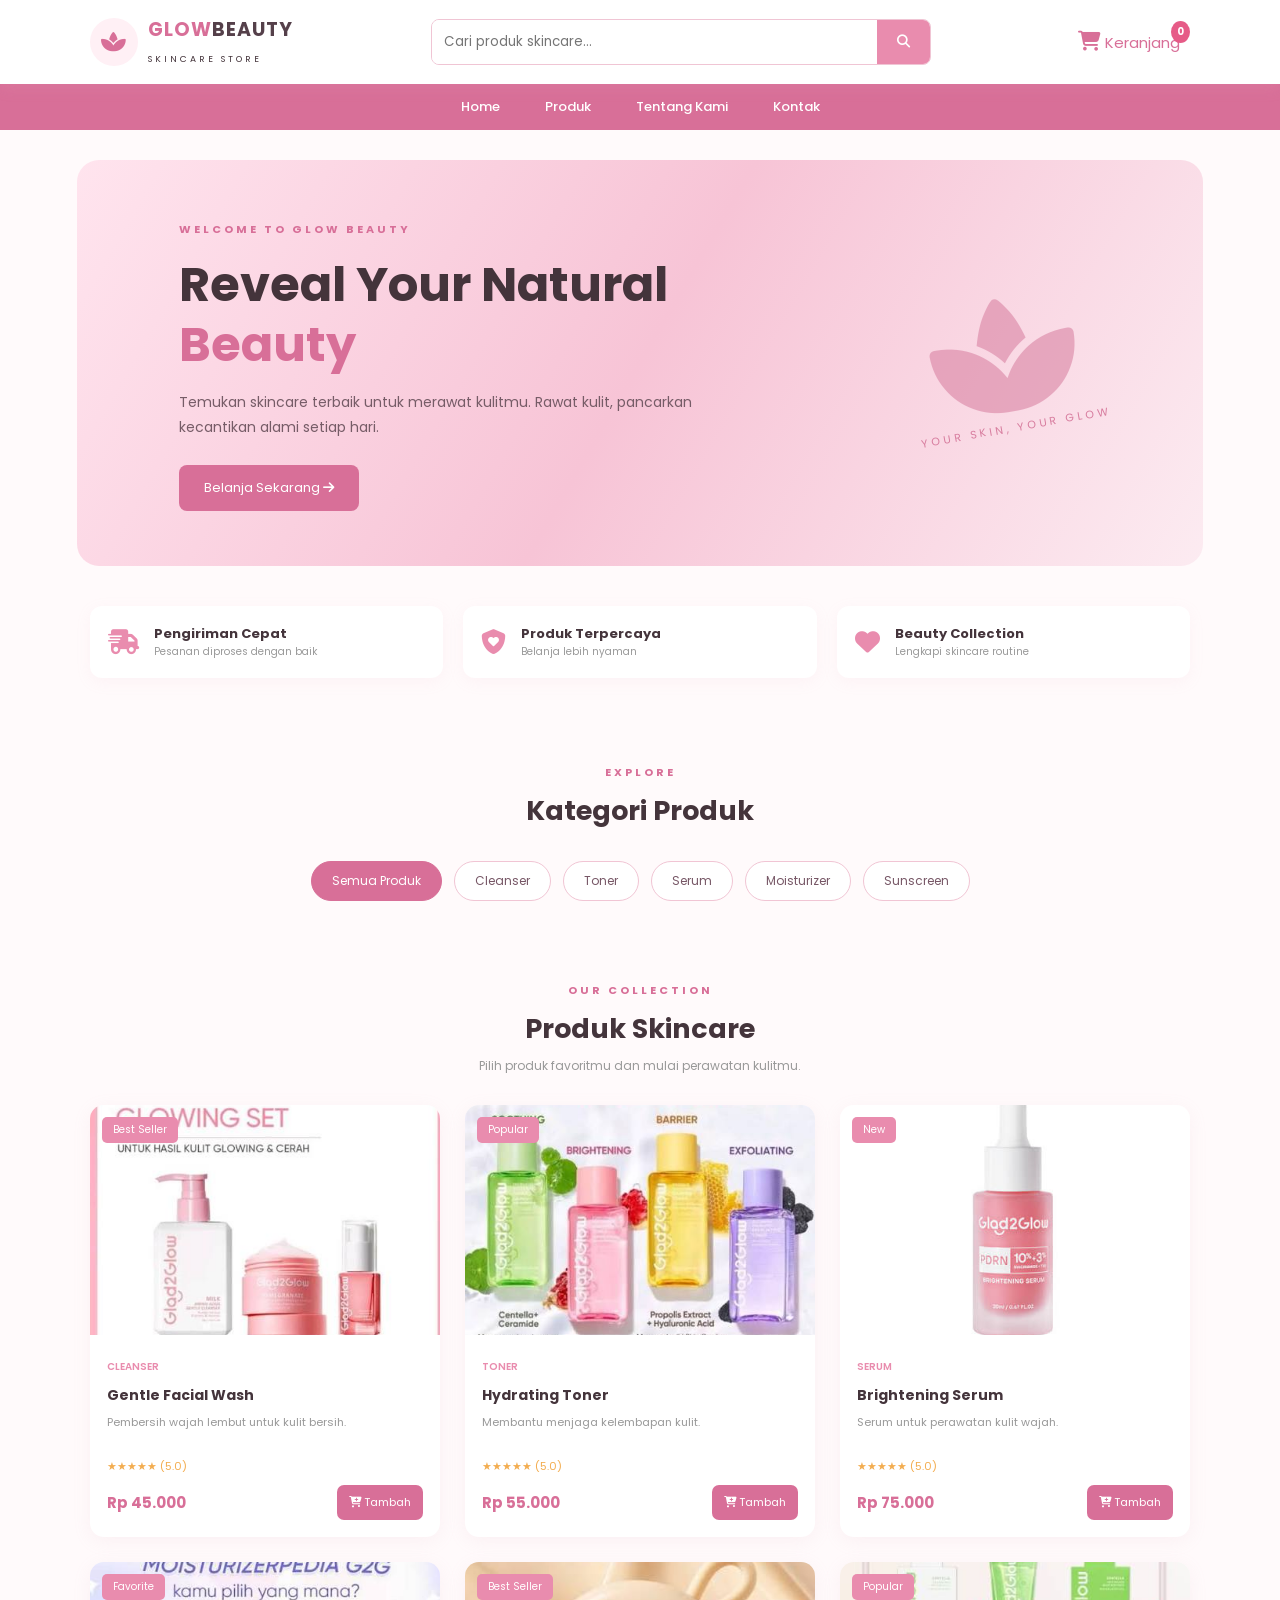
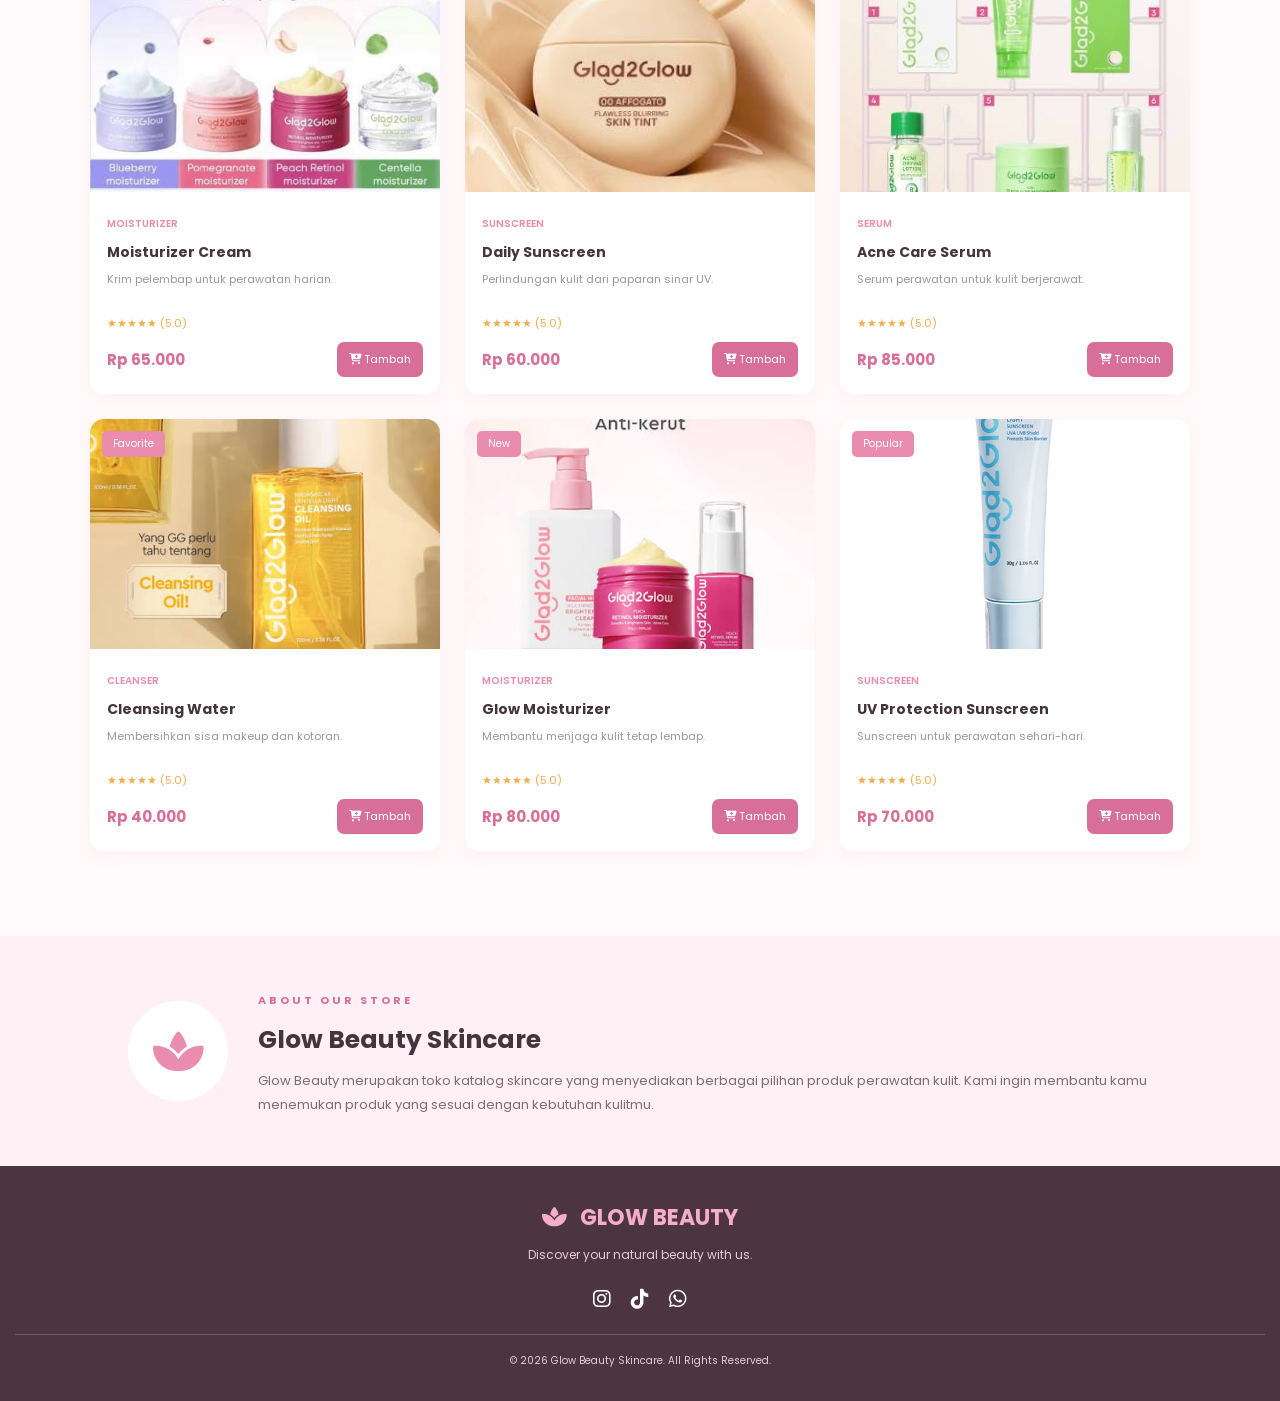
<file: index.html>
<!DOCTYPE html>
<html lang="id">
<head>
    <meta charset="UTF-8">
    <meta name="viewport" content="width=device-width, initial-scale=1.0">

    <title>Glow Beauty | Skincare Store</title>

    <link rel="stylesheet" href="styl.css">

    <link rel="preconnect" href="https://fonts.googleapis.com">
    <link href="https://fonts.googleapis.com/css2?family=Poppins:wght@300;400;500;600;700;800&display=swap" rel="stylesheet">

    <link rel="stylesheet" href="https://cdnjs.cloudflare.com/ajax/libs/font-awesome/6.5.0/css/all.min.css">
</head>
<body>

    <!-- HEADER -->
    <header class="header">
        <div class="logo">
            <div class="logo-icon">
                <i class="fa-solid fa-spa"></i>
            </div>
            <div>
                <h2>GLOW<span>BEAUTY</span></h2>
                <small>SKINCARE STORE</small>
            </div>
        </div>

        <div class="search-box">
            <input type="text" id="searchInput"
                placeholder="Cari produk skincare...">
            <button onclick="searchProducts()">
                <i class="fa-solid fa-magnifying-glass"></i>
            </button>
        </div>

        <div class="header-actions">
            <button class="cart-button" onclick="openCart()">
                <i class="fa-solid fa-cart-shopping"></i>
                <span>Keranjang</span>
                <b id="cartCount">0</b>
            </button>
        </div>
    </header>

    <!-- NAVBAR -->
    <nav class="navbar">
        <a href="#home">Home</a>
        <a href="#products">Produk</a>
        <a href="#about">Tentang Kami</a>
        <a href="#contact">Kontak</a>
    </nav>

    <!-- HERO -->
    <section class="hero" id="home">
        <div class="hero-content">
            <span class="hero-label">WELCOME TO GLOW BEAUTY</span>

            <h1>Reveal Your Natural <span>Beauty</span></h1>

            <p>
                Temukan skincare terbaik untuk merawat kulitmu.
                Rawat kulit, pancarkan kecantikan alami setiap hari.
            </p>

            <a href="#products" class="hero-btn">
                Belanja Sekarang
                <i class="fa-solid fa-arrow-right"></i>
            </a>
        </div>

        <div class="hero-decoration">
            <i class="fa-solid fa-spa"></i>
            <span>YOUR SKIN, YOUR GLOW</span>
        </div>
    </section>

    <!-- KEUNGGULAN -->
    <section class="features">
        <div class="feature">
            <i class="fa-solid fa-truck-fast"></i>
            <div>
                <h4>Pengiriman Cepat</h4>
                <p>Pesanan diproses dengan baik</p>
            </div>
        </div>

        <div class="feature">
            <i class="fa-solid fa-shield-heart"></i>
            <div>
                <h4>Produk Terpercaya</h4>
                <p>Belanja lebih nyaman</p>
            </div>
        </div>

        <div class="feature">
            <i class="fa-solid fa-heart"></i>
            <div>
                <h4>Beauty Collection</h4>
                <p>Lengkapi skincare routine</p>
            </div>
        </div>
    </section>

    <!-- KATEGORI -->
    <section class="category-section">
        <div class="section-heading">
            <span>EXPLORE</span>
            <h2>Kategori Produk</h2>
        </div>

        <div class="categories">
            <button class="category-btn active" onclick="filterCategory('Semua', this)">
                Semua Produk
            </button>

            <button class="category-btn" onclick="filterCategory('Cleanser', this)">
                Cleanser
            </button>

            <button class="category-btn" onclick="filterCategory('Toner', this)">
                Toner
            </button>

            <button class="category-btn" onclick="filterCategory('Serum', this)">
                Serum
            </button>

            <button class="category-btn" onclick="filterCategory('Moisturizer', this)">
                Moisturizer
            </button>

            <button class="category-btn" onclick="filterCategory('Sunscreen', this)">
                Sunscreen
            </button>
        </div>
    </section>

    <!-- PRODUK -->
    <main class="products-section" id="products">

        <div class="section-heading">
            <span>OUR COLLECTION</span>
            <h2>Produk Skincare</h2>
            <p>Pilih produk favoritmu dan mulai perawatan kulitmu.</p>
        </div>

        <div class="product-grid" id="productGrid">
            <!-- Produk dibuat otomatis melalui JavaScript -->
        </div>

        <p id="emptyMessage" class="empty-message" hidden>
            Produk tidak ditemukan.
        </p>
    </main>

    <!-- ABOUT -->
    <section class="about" id="about">
        <div class="about-icon">
            <i class="fa-solid fa-spa"></i>
        </div>

        <div>
            <span>ABOUT OUR STORE</span>
            <h2>Glow Beauty Skincare</h2>
            <p>
                Glow Beauty merupakan toko katalog skincare yang menyediakan
                berbagai pilihan produk perawatan kulit. Kami ingin membantu
                kamu menemukan produk yang sesuai dengan kebutuhan kulitmu.
            </p>
        </div>
    </section>

    <!-- CONTACT -->
    <footer id="contact">
        <div class="footer-logo">
            <i class="fa-solid fa-spa"></i>
            GLOW BEAUTY
        </div>

        <p>Discover your natural beauty with us.</p>

        <div class="social-links">
            <a href="#" aria-label="Instagram">
                <i class="fa-brands fa-instagram"></i>
            </a>
            <a href="#" aria-label="TikTok">
                <i class="fa-brands fa-tiktok"></i>
            </a>
            <a href="#" aria-label="WhatsApp">
                <i class="fa-brands fa-whatsapp"></i>
            </a>
        </div>

        <p class="copyright">
            © 2026 Glow Beauty Skincare. All Rights Reserved.
        </p>
    </footer>

    <!-- CART SIDEBAR -->
    <div class="overlay" id="overlay" onclick="closeCart()"></div>

    <aside class="cart-sidebar" id="cartSidebar">
        <div class="cart-header">
            <h2><i class="fa-solid fa-cart-shopping"></i> Keranjang Saya</h2>
            <button onclick="closeCart()" class="close-btn">
                <i class="fa-solid fa-xmark"></i>
            </button>
        </div>

        <div class="cart-items" id="cartItems">
            <p class="empty-cart">Keranjang masih kosong.</p>
        </div>

        <div class="cart-footer">
            <div class="total-row">
                <span>Total Belanja</span>
                <strong id="cartTotal">Rp0</strong>
            </div>

            <button class="checkout-btn" onclick="openCheckout()">
                Checkout Sekarang
                <i class="fa-solid fa-arrow-right"></i>
            </button>
        </div>
    </aside>

    <!-- CHECKOUT MODAL -->
    <div class="modal" id="checkoutModal">
        <div class="checkout-box">

            <div class="checkout-header">
                <h2>Checkout Pesanan</h2>
                <button onclick="closeCheckout()" class="close-btn">
                    <i class="fa-solid fa-xmark"></i>
                </button>
            </div>

            <form id="checkoutForm">

                <label>Nama Lengkap</label>
                <input type="text" id="customerName"
                    placeholder="Masukkan nama lengkap" required>

                <label>Nomor HP / WhatsApp</label>
                <input type="tel" id="customerPhone"
                    placeholder="Contoh: 08123456789"
                    pattern="[0-9+ -]{10,18}" required>

                <label>Alamat Pengiriman.</label>
                <textarea id="customerAddress"
                    placeholder="Masukkan alamat lengkap"
                    required></textarea>

                <label>Metode Pembayaran</label>
                <select id="paymentMethod" required>
                    <option value="">Pilih pembayaran</option>
                    <option value="COD">COD (Bayar di Tempat)</option>
                    <option value="Transfer Bank">Transfer Bank</option>
                    <option value="E-Wallet">E-Wallet</option>
                </select>

                <div class="checkout-summary">
                    <h3>Ringkasan Pesanan</h3>
                    <div id="checkoutItems"></div>

                    <div class="summary-total">
                        <span>Total Pembayaran</span>
                        <strong id="checkoutTotal">Rp0</strong>
                    </div>
                </div>

                <button type="submit" class="confirm-btn">
                    Buat Pesanan
                </button>
            </form>
        </div>
    </div>

    <!-- ORDER SUCCESS -->
    <div class="modal" id="successModal">
        <div class="success-box">
            <div class="success-icon">
                <i class="fa-solid fa-check"></i>
            </div>

            <h2>Pesanan Berhasil!</h2>
            <p id="successMessage">
                Terima kasih sudah berbelanja di Glow Beauty
            </p>

            <button onclick="finishOrder()" class="confirm-btn">
                Selesai
            </button>
        </div>
    </div>

    <script src="scrip.js"></script>
</body>
</html>
</file>
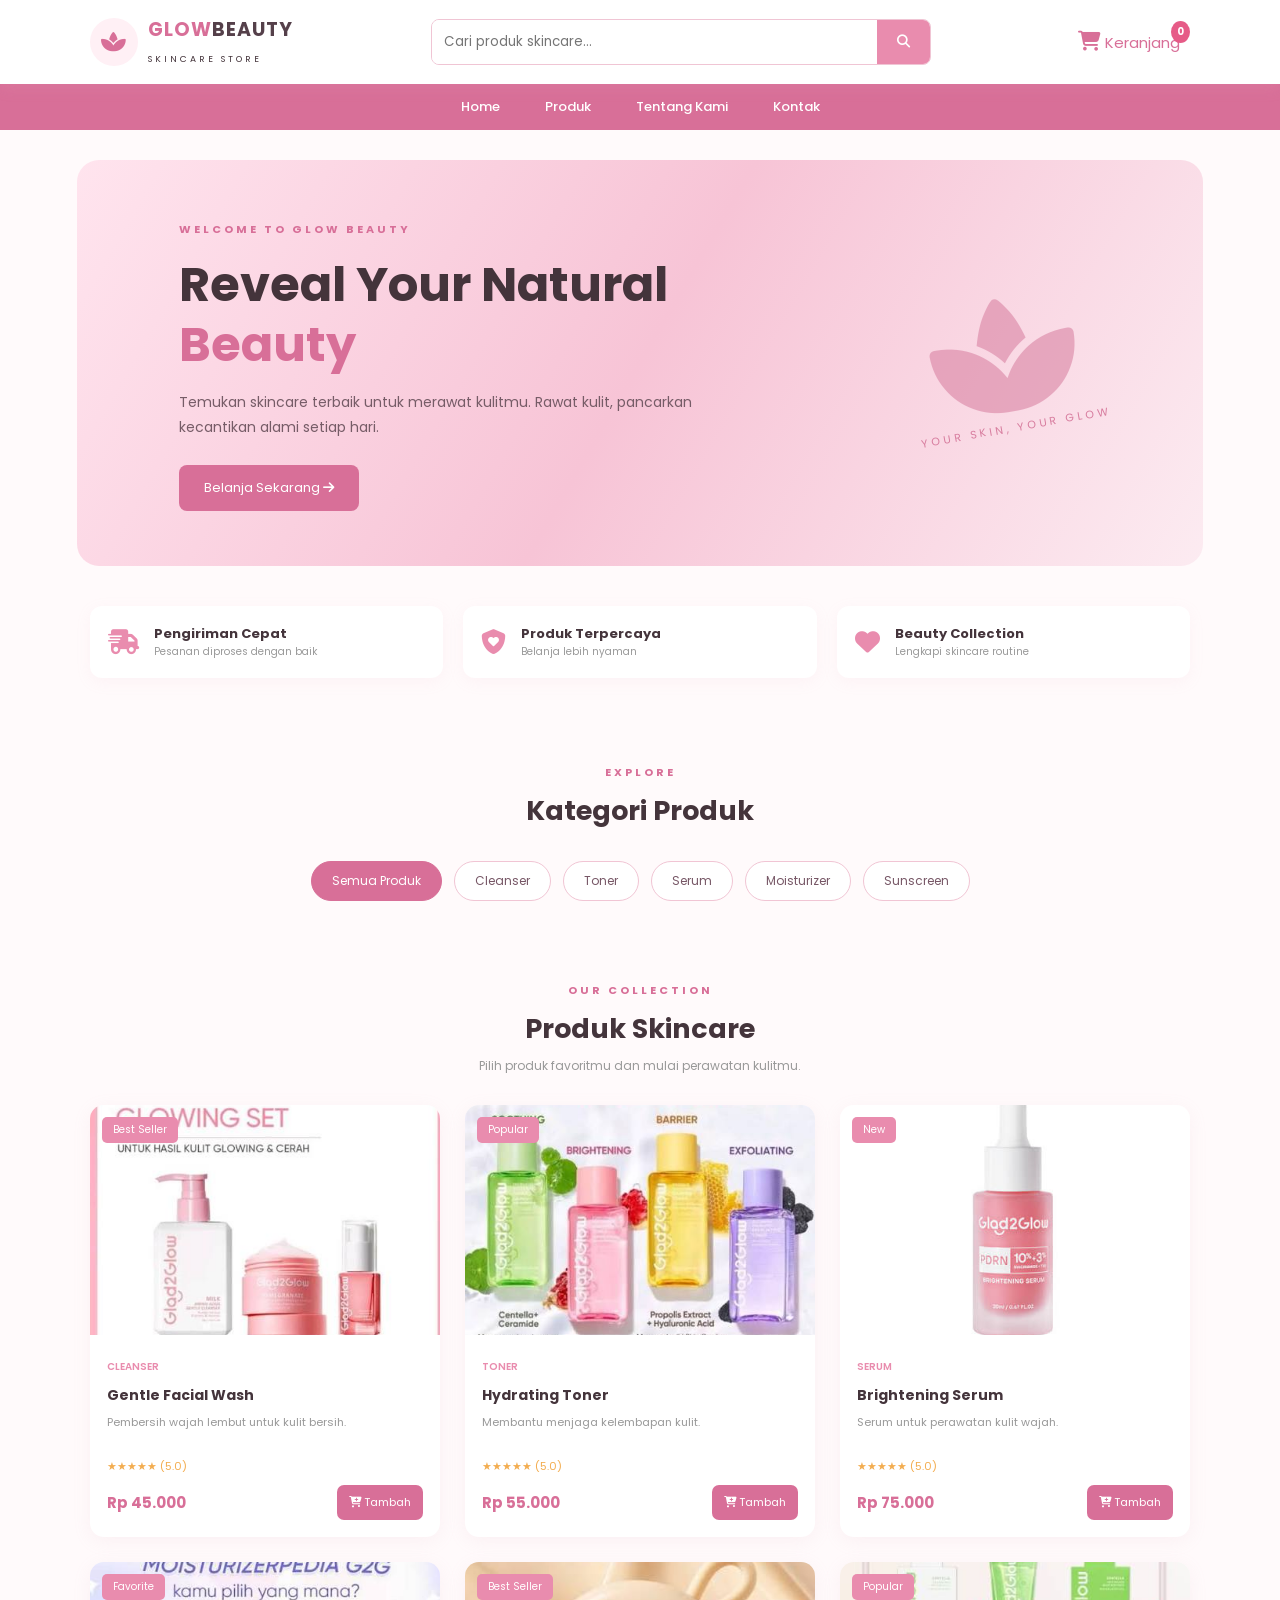
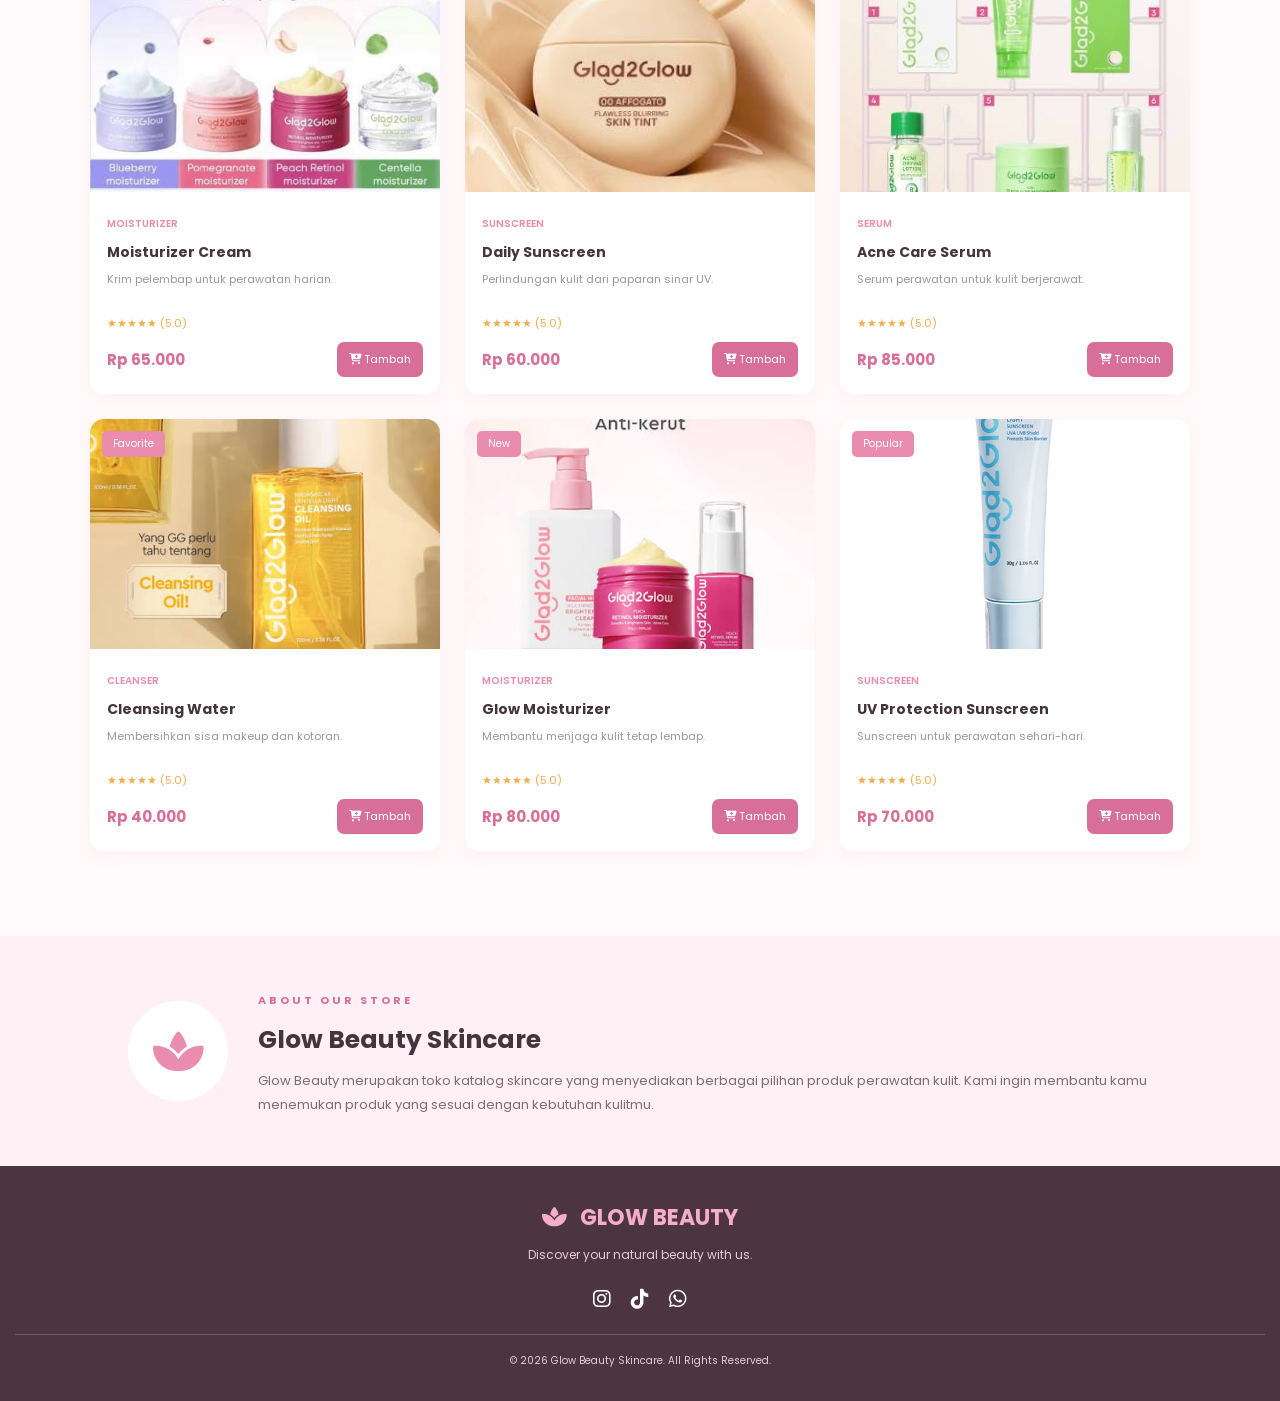
<file: Blush-Bloom/tugas.html>
<!DOCTYPE html>
<html lang="id">
<head>
    <meta charset="UTF-8">
    <meta name="viewport" content="width=device-width, initial-scale=1.0">

    <title>Glow Beauty | Skincare Store</title>

    <link rel="stylesheet" href="styl.css">

    <link rel="preconnect" href="https://fonts.googleapis.com">
    <link href="https://fonts.googleapis.com/css2?family=Poppins:wght@300;400;500;600;700;800&display=swap" rel="stylesheet">

    <link rel="stylesheet" href="https://cdnjs.cloudflare.com/ajax/libs/font-awesome/6.5.0/css/all.min.css">
</head>
<body>

    <!-- HEADER -->
    <header class="header">
        <div class="logo">
            <div class="logo-icon">
                <i class="fa-solid fa-spa"></i>
            </div>
            <div>
                <h2>GLOW<span>BEAUTY</span></h2>
                <small>SKINCARE STORE</small>
            </div>
        </div>

        <div class="search-box">
            <input type="text" id="searchInput"
                placeholder="Cari produk skincare...">
            <button onclick="searchProducts()">
                <i class="fa-solid fa-magnifying-glass"></i>
            </button>
        </div>

        <div class="header-actions">
            <button class="cart-button" onclick="openCart()">
                <i class="fa-solid fa-cart-shopping"></i>
                <span>Keranjang</span>
                <b id="cartCount">0</b>
            </button>
        </div>
    </header>

    <!-- NAVBAR -->
    <nav class="navbar">
        <a href="#home">Home</a>
        <a href="#products">Produk</a>
        <a href="#about">Tentang Kami</a>
        <a href="#contact">Kontak</a>
    </nav>

    <!-- HERO -->
    <section class="hero" id="home">
        <div class="hero-content">
            <span class="hero-label">WELCOME TO GLOW BEAUTY</span>

            <h1>Reveal Your Natural <span>Beauty</span></h1>

            <p>
                Temukan skincare terbaik untuk merawat kulitmu.
                Rawat kulit, pancarkan kecantikan alami setiap hari.
            </p>

            <a href="#products" class="hero-btn">
                Belanja Sekarang
                <i class="fa-solid fa-arrow-right"></i>
            </a>
        </div>

        <div class="hero-decoration">
            <i class="fa-solid fa-spa"></i>
            <span>YOUR SKIN, YOUR GLOW</span>
        </div>
    </section>

    <!-- KEUNGGULAN -->
    <section class="features">
        <div class="feature">
            <i class="fa-solid fa-truck-fast"></i>
            <div>
                <h4>Pengiriman Cepat</h4>
                <p>Pesanan diproses dengan baik</p>
            </div>
        </div>

        <div class="feature">
            <i class="fa-solid fa-shield-heart"></i>
            <div>
                <h4>Produk Terpercaya</h4>
                <p>Belanja lebih nyaman</p>
            </div>
        </div>

        <div class="feature">
            <i class="fa-solid fa-heart"></i>
            <div>
                <h4>Beauty Collection</h4>
                <p>Lengkapi skincare routine</p>
            </div>
        </div>
    </section>

    <!-- KATEGORI -->
    <section class="category-section">
        <div class="section-heading">
            <span>EXPLORE</span>
            <h2>Kategori Produk</h2>
        </div>

        <div class="categories">
            <button class="category-btn active" onclick="filterCategory('Semua', this)">
                Semua Produk
            </button>

            <button class="category-btn" onclick="filterCategory('Cleanser', this)">
                Cleanser
            </button>

            <button class="category-btn" onclick="filterCategory('Toner', this)">
                Toner
            </button>

            <button class="category-btn" onclick="filterCategory('Serum', this)">
                Serum
            </button>

            <button class="category-btn" onclick="filterCategory('Moisturizer', this)">
                Moisturizer
            </button>

            <button class="category-btn" onclick="filterCategory('Sunscreen', this)">
                Sunscreen
            </button>
        </div>
    </section>

    <!-- PRODUK -->
    <main class="products-section" id="products">

        <div class="section-heading">
            <span>OUR COLLECTION</span>
            <h2>Produk Skincare</h2>
            <p>Pilih produk favoritmu dan mulai perawatan kulitmu.</p>
        </div>

        <div class="product-grid" id="productGrid">
            <!-- Produk dibuat otomatis melalui JavaScript -->
        </div>

        <p id="emptyMessage" class="empty-message" hidden>
            Produk tidak ditemukan.
        </p>
    </main>

    <!-- ABOUT -->
    <section class="about" id="about">
        <div class="about-icon">
            <i class="fa-solid fa-spa"></i>
        </div>

        <div>
            <span>ABOUT OUR STORE</span>
            <h2>Glow Beauty Skincare</h2>
            <p>
                Glow Beauty merupakan toko katalog skincare yang menyediakan
                berbagai pilihan produk perawatan kulit. Kami ingin membantu
                kamu menemukan produk yang sesuai dengan kebutuhan kulitmu.
            </p>
        </div>
    </section>

    <!-- CONTACT -->
    <footer id="contact">
        <div class="footer-logo">
            <i class="fa-solid fa-spa"></i>
            GLOW BEAUTY
        </div>

        <p>Discover your natural beauty with us.</p>

        <div class="social-links">
            <a href="#" aria-label="Instagram">
                <i class="fa-brands fa-instagram"></i>
            </a>
            <a href="#" aria-label="TikTok">
                <i class="fa-brands fa-tiktok"></i>
            </a>
            <a href="#" aria-label="WhatsApp">
                <i class="fa-brands fa-whatsapp"></i>
            </a>
        </div>

        <p class="copyright">
            © 2026 Glow Beauty Skincare. All Rights Reserved.
        </p>
    </footer>

    <!-- CART SIDEBAR -->
    <div class="overlay" id="overlay" onclick="closeCart()"></div>

    <aside class="cart-sidebar" id="cartSidebar">
        <div class="cart-header">
            <h2><i class="fa-solid fa-cart-shopping"></i> Keranjang Saya</h2>
            <button onclick="closeCart()" class="close-btn">
                <i class="fa-solid fa-xmark"></i>
            </button>
        </div>

        <div class="cart-items" id="cartItems">
            <p class="empty-cart">Keranjang masih kosong.</p>
        </div>

        <div class="cart-footer">
            <div class="total-row">
                <span>Total Belanja</span>
                <strong id="cartTotal">Rp0</strong>
            </div>

            <button class="checkout-btn" onclick="openCheckout()">
                Checkout Sekarang
                <i class="fa-solid fa-arrow-right"></i>
            </button>
        </div>
    </aside>

    <!-- CHECKOUT MODAL -->
    <div class="modal" id="checkoutModal">
        <div class="checkout-box">

            <div class="checkout-header">
                <h2>Checkout Pesanan</h2>
                <button onclick="closeCheckout()" class="close-btn">
                    <i class="fa-solid fa-xmark"></i>
                </button>
            </div>

            <form id="checkoutForm">

                <label>Nama Lengkap</label>
                <input type="text" id="customerName"
                    placeholder="Masukkan nama lengkap" required>

                <label>Nomor HP / WhatsApp</label>
                <input type="tel" id="customerPhone"
                    placeholder="Contoh: 08123456789"
                    pattern="[0-9+ -]{10,18}" required>

                <label>Alamat Pengiriman</label>
                <textarea id="customerAddress"
                    placeholder="Masukkan alamat lengkap"
                    required></textarea>

                <label>Metode Pembayaran</label>
                <select id="paymentMethod" required>
                    <option value="">Pilih pembayaran</option>
                    <option value="COD">COD (Bayar di Tempat)</option>
                    <option value="Transfer Bank">Transfer Bank</option>
                    <option value="E-Wallet">E-Wallet</option>
                </select>

                <div class="checkout-summary">
                    <h3>Ringkasan Pesanan</h3>
                    <div id="checkoutItems"></div>

                    <div class="summary-total">
                        <span>Total Pembayaran</span>
                        <strong id="checkoutTotal">Rp0</strong>
                    </div>
                </div>

                <button type="submit" class="confirm-btn">
                    Buat Pesanan
                </button>
            </form>
        </div>
    </div>

    <!-- ORDER SUCCESS -->
    <div class="modal" id="successModal">
        <div class="success-box">
            <div class="success-icon">
                <i class="fa-solid fa-check"></i>
            </div>

            <h2>Pesanan Berhasil!</h2>
            <p id="successMessage">
                Terima kasih sudah berbelanja di Glow Beauty.
            </p>

            <button onclick="finishOrder()" class="confirm-btn">
                Selesai
            </button>
        </div>
    </div>

    <script src="scrip.js"></script>
</body>
</html>
</file>
<file: styl.css>
* {
    margin: 0;
    padding: 0;
    box-sizing: border-box;
    font-family: 'Poppins', sans-serif;
}

:root {
    --pink: #e98cae;
    --dark-pink: #d86f98;
    --light-pink: #fff0f5;
    --soft-pink: #fff8fa;
    --text: #44343b;
    --white: #ffffff;
}

html {
    scroll-behavior: smooth;
}

body {
    background: #fffafb;
    color: var(--text);
}

/* HEADER */

.header {
    background: white;
    padding: 15px 7%;
    display: flex;
    justify-content: space-between;
    align-items: center;
    gap: 25px;
    position: sticky;
    top: 0;
    z-index: 100;
    box-shadow: 0 3px 15px #e8a9bd25;
}

.logo {
    display: flex;
    align-items: center;
    gap: 10px;
}

.logo-icon {
    background: var(--light-pink);
    color: var(--dark-pink);
    width: 48px;
    height: 48px;
    border-radius: 50%;
    display: grid;
    place-items: center;
    font-size: 22px;
}

.logo h2 {
    font-size: 19px;
    color: var(--dark-pink);
    letter-spacing: 1px;
}

.logo h2 span {
    color: #55404a;
}

.logo small {
    font-size: 9px;
    letter-spacing: 3px;
}

.search-box {
    display: flex;
    flex: 1;
    max-width: 500px;
    border: 1px solid #f0c5d4;
    border-radius: 8px;
    overflow: hidden;
}

.search-box input {
    width: 100%;
    padding: 12px;
    border: none;
    outline: none;
}

.search-box button {
    background: var(--pink);
    color: white;
    border: none;
    padding: 0 20px;
    cursor: pointer;
}

.cart-button {
    position: relative;
    background: white;
    border: none;
    color: var(--dark-pink);
    cursor: pointer;
    font-size: 15px;
    padding: 10px;
}

.cart-button i {
    font-size: 20px;
}

.cart-button b {
    position: absolute;
    top: 0;
    right: 0;
    background: #e65b87;
    color: white;
    font-size: 10px;
    border-radius: 50%;
    padding: 3px 6px;
}

/* NAVBAR */

.navbar {
    background: var(--dark-pink);
    display: flex;
    justify-content: center;
    gap: 45px;
    padding: 13px;
}

.navbar a {
    text-decoration: none;
    color: white;
    font-size: 13px;
    font-weight: 500;
}

.navbar a:hover {
    opacity: 0.7;
}

/* HERO */

.hero {
    margin: 30px auto;
    width: 88%;
    min-height: 330px;
    border-radius: 22px;
    background: linear-gradient(120deg, #ffe4ee, #f7c4d6, #fcebf1);
    display: flex;
    align-items: center;
    justify-content: space-between;
    padding: 55px 8%;
    overflow: hidden;
}

.hero-content {
    max-width: 550px;
}

.hero-label,
.section-heading span,
.about span {
    color: var(--dark-pink);
    font-size: 11px;
    font-weight: 700;
    letter-spacing: 3px;
}

.hero h1 {
    font-size: clamp(30px, 4vw, 48px);
    line-height: 1.25;
    margin: 15px 0;
}

.hero h1 span {
    color: var(--dark-pink);
}

.hero p {
    color: #765c67;
    font-size: 14px;
    line-height: 1.8;
    margin-bottom: 25px;
}

.hero-btn {
    display: inline-block;
    background: var(--dark-pink);
    color: white;
    padding: 13px 25px;
    border-radius: 8px;
    text-decoration: none;
    font-size: 13px;
}

.hero-btn:hover {
    background: #bd527c;
}

.hero-decoration {
    display: flex;
    flex-direction: column;
    align-items: center;
    color: #d77c9e;
    transform: rotate(-10deg);
}

.hero-decoration i {
    font-size: 130px;
    opacity: 0.55;
}

.hero-decoration span {
    font-size: 11px;
    letter-spacing: 3px;
}

/* FEATURES */

.features {
    width: 86%;
    margin: 40px auto;
    display: grid;
    grid-template-columns: repeat(3, 1fr);
    gap: 20px;
}

.feature {
    display: flex;
    align-items: center;
    gap: 15px;
    padding: 18px;
    background: white;
    border-radius: 12px;
    box-shadow: 0 4px 15px #e8a9bd18;
}

.feature i {
    font-size: 25px;
    color: var(--pink);
}

.feature h4 {
    font-size: 13px;
}

.feature p {
    font-size: 10px;
    color: #999;
}

/* HEADING */

.section-heading {
    text-align: center;
    margin-bottom: 30px;
}

.section-heading h2 {
    font-size: 27px;
    margin: 8px 0;
}

.section-heading p {
    font-size: 12px;
    color: #999;
}

/* CATEGORY */

.category-section {
    padding: 40px 7% 20px;
}

.categories {
    display: flex;
    justify-content: center;
    flex-wrap: wrap;
    gap: 12px;
}

.category-btn {
    border: 1px solid #f1c5d4;
    background: white;
    color: #775766;
    padding: 10px 20px;
    border-radius: 25px;
    cursor: pointer;
    font-size: 12px;
    transition: 0.3s;
}

.category-btn:hover,
.category-btn.active {
    background: var(--dark-pink);
    color: white;
    border-color: var(--dark-pink);
}

/* PRODUCTS */

.products-section {
    padding: 55px 7%;
}

.product-grid {
    display: grid;
    grid-template-columns: repeat(3, minmax(0, 1fr));
    gap: 25px;
}

.product-card {
    background: white;
    border-radius: 14px;
    overflow: hidden;
    box-shadow: 0 4px 18px #dba8b51c;
    transition: 0.3s;
}

.product-card:hover {
    transform: translateY(-6px);
    box-shadow: 0 8px 25px #dba8b540;
}

.product-image {
    height: 230px;
    position: relative;
    background: #fff0f5;
    overflow: hidden;
}

.product-image img {
    width: 100%;
    height: 100%;
    object-fit: cover;
    transition: 0.4s;
}

.product-card:hover .product-image img {
    transform: scale(1.05);
}

.product-tag {
    position: absolute;
    top: 12px;
    left: 12px;
    background: #e98cae;
    color: white;
    padding: 5px 11px;
    border-radius: 5px;
    font-size: 10px;
}

.product-info {
    padding: 17px;
}

.product-category {
    color: var(--pink);
    font-size: 10px;
    font-weight: 600;
    text-transform: uppercase;
}

.product-info h3 {
    font-size: 14px;
    margin: 8px 0;
}

.product-description {
    color: #999;
    font-size: 11px;
    min-height: 34px;
    line-height: 1.6;
}

.product-rating {
    color: #f3ad50;
    font-size: 11px;
    margin: 10px 0;
}

.product-bottom {
    display: flex;
    align-items: center;
    justify-content: space-between;
    gap: 8px;
}

.product-price {
    font-size: 15px;
    font-weight: 700;
    color: var(--dark-pink);
}

.add-cart {
    background: var(--dark-pink);
    color: white;
    border: none;
    border-radius: 7px;
    padding: 9px 12px;
    cursor: pointer;
    font-size: 11px;
}

.add-cart:hover {
    background: #bd527c;
}

.empty-message,
.empty-cart {
    text-align: center;
    color: #999;
    padding: 35px;
    font-size: 13px;
}

/* ABOUT */

.about {
    background: var(--light-pink);
    padding: 50px 10%;
    display: flex;
    align-items: center;
    gap: 30px;
    margin-top: 30px;
}

.about-icon {
    min-width: 100px;
    height: 100px;
    background: white;
    color: var(--pink);
    display: grid;
    place-items: center;
    font-size: 45px;
    border-radius: 50%;
}

.about h2 {
    margin: 10px 0;
    font-size: 25px;
}

.about p {
    color: #806a73;
    font-size: 13px;
    line-height: 1.8;
}

/* FOOTER */

footer {
    background: #4c3540;
    color: white;
    text-align: center;
    padding: 35px 15px 20px;
}

.footer-logo {
    color: #f6aec8;
    font-size: 22px;
    font-weight: 700;
}

.footer-logo i {
    margin-right: 8px;
}

footer p {
    font-size: 12px;
    margin: 12px 0;
    color: #e8cbd6;
}

.social-links {
    display: flex;
    justify-content: center;
    gap: 20px;
    margin: 20px;
}

.social-links a {
    color: white;
    font-size: 20px;
}

.copyright {
    border-top: 1px solid #755965;
    padding-top: 18px;
    font-size: 10px;
}

/* CART */

.overlay {
    position: fixed;
    inset: 0;
    background: #0007;
    z-index: 200;
    display: none;
}

.overlay.show {
    display: block;
}

.cart-sidebar {
    position: fixed;
    top: 0;
    right: -450px;
    width: 400px;
    max-width: 90%;
    height: 100%;
    background: white;
    z-index: 201;
    display: flex;
    flex-direction: column;
    transition: 0.4s;
}

.cart-sidebar.open {
    right: 0;
}

.cart-header,
.checkout-header {
    display: flex;
    justify-content: space-between;
    align-items: center;
    padding: 20px;
    border-bottom: 1px solid #eee;
}

.cart-header h2,
.checkout-header h2 {
    font-size: 17px;
}

.cart-header h2 i {
    color: var(--pink);
}

.close-btn {
    background: none;
    border: none;
    font-size: 22px;
    color: #777;
    cursor: pointer;
}

.cart-items {
    padding: 20px;
    flex: 1;
    overflow-y: auto;
}

.cart-item {
    display: flex;
    align-items: center;
    gap: 12px;
    padding: 12px 0;
    border-bottom: 1px solid #eee;
}

.cart-item img {
    width: 65px;
    height: 65px;
    border-radius: 8px;
    object-fit: cover;
}

.cart-item-info {
    flex: 1;
}

.cart-item-info h4 {
    font-size: 12px;
}

.cart-item-info p {
    font-size: 12px;
    color: var(--dark-pink);
    font-weight: 600;
    margin-top: 5px;
}

.quantity {
    display: flex;
    align-items: center;
    gap: 8px;
    margin-top: 7px;
}

.quantity button {
    width: 24px;
    height: 24px;
    border: none;
    border-radius: 5px;
    background: var(--light-pink);
    color: var(--dark-pink);
    cursor: pointer;
}

.remove-btn {
    border: none;
    background: none;
    color: #dc7898;
    cursor: pointer;
}

.cart-footer {
    padding: 20px;
    border-top: 1px solid #eee;
}

.total-row,
.summary-total {
    display: flex;
    justify-content: space-between;
    margin-bottom: 15px;
    font-size: 14px;
}

.total-row strong,
.summary-total strong {
    color: var(--dark-pink);
}

.checkout-btn,
.confirm-btn {
    width: 100%;
    background: var(--dark-pink);
    color: white;
    padding: 14px;
    border: none;
    border-radius: 8px;
    font-weight: 600;
    cursor: pointer;
}

.checkout-btn:hover,
.confirm-btn:hover {
    background: #bd527c;
}

/* CHECKOUT MODAL */

.modal {
    position: fixed;
    inset: 0;
    background: #0008;
    z-index: 300;
    display: none;
    align-items: center;
    justify-content: center;
    padding: 15px;
}

.modal.show {
    display: flex;
}

.checkout-box,
.success-box {
    background: white;
    width: 480px;
    max-width: 100%;
    max-height: 90vh;
    overflow-y: auto;
    border-radius: 15px;
}

.checkout-box form {
    padding: 20px;
}

.checkout-box label {
    display: block;
    font-size: 12px;
    font-weight: 600;
    margin: 13px 0 7px;
}

.checkout-box input,
.checkout-box textarea,
.checkout-box select {
    width: 100%;
    padding: 12px;
    border: 1px solid #edd1dc;
    border-radius: 7px;
    outline: none;
    font-size: 12px;
    background: white;
}

.checkout-box input:focus,
.checkout-box textarea:focus,
.checkout-box select:focus {
    border-color: var(--pink);
}

.checkout-box textarea {
    height: 80px;
    resize: vertical;
}

.checkout-summary {
    background: var(--soft-pink);
    border-radius: 10px;
    padding: 15px;
    margin: 20px 0;
}

.checkout-summary h3 {
    font-size: 14px;
    margin-bottom: 12px;
}

.checkout-summary p {
    font-size: 11px;
    margin: 8px 0;
}

.summary-total {
    border-top: 1px solid #efc9d8;
    padding-top: 12px;
    margin: 12px 0 0;
}

/* SUCCESS */

.success-box {
    text-align: center;
    padding: 35px 25px;
}

.success-icon {
    width: 65px;
    height: 65px;
    border-radius: 50%;
    background: #e3f7e9;
    color: #39a765;
    display: grid;
    place-items: center;
    font-size: 30px;
    margin: auto auto 15px;
}

.success-box h2 {
    font-size: 21px;
    margin-bottom: 10px;
}

.success-box p {
    font-size: 12px;
    color: #888;
    margin-bottom: 25px;
}

/* RESPONSIVE */

@media (max-width: 768px) {
    .header {
        flex-wrap: wrap;
        padding: 12px 5%;
        gap: 10px;
    }

    .logo {
        flex: 1;
    }

    .search-box {
        order: 3;
        flex-basis: 100%;
        max-width: none;
    }

    .navbar {
        gap: 20px;
    }

    .hero {
        padding: 35px 7%;
        min-height: 280px;
    }

    .hero-decoration i {
        font-size: 75px;
    }

    .features {
        grid-template-columns: 1fr;
    }

    .product-grid {
        grid-template-columns: repeat(2, minmax(0, 1fr));
        gap: 14px;
    }

    .product-image {
        height: 180px;
    }

    .product-info {
        padding: 12px;
    }

    .product-info h3 {
        font-size: 12px;
    }

    .product-price {
        font-size: 12px;
    }

    .add-cart {
        padding: 8px;
        font-size: 10px;
    }
}

@media (max-width: 480px) {
    .navbar {
        gap: 17px;
        padding: 12px 5px;
    }

    .navbar a {
        font-size: 10px;
    }

    .hero {
        width: 92%;
    }

    .hero-decoration {
        display: none;
    }

    .hero h1 {
        font-size: 31px;
    }

    .categories {
        gap: 8px;
    }

    .category-btn {
        padding: 8px 13px;
        font-size: 10px;
    }

    .products-section {
        padding: 35px 4%;
    }

    .product-image {
        height: 150px;
    }

    .product-bottom {
        flex-direction: column;
        align-items: stretch;
    }

    .product-bottom button {
        width: 100%;
    }

    .about {
        padding: 35px 7%;
        flex-direction: column;
        text-align: center;
    }

    .cart-sidebar {
        width: 100%;
        max-width: 100%;
    }
}
</file>
<file: Blush-Bloom/styl.css>
* {
    margin: 0;
    padding: 0;
    box-sizing: border-box;
    font-family: 'Poppins', sans-serif;
}

:root {
    --pink: #e98cae;
    --dark-pink: #d86f98;
    --light-pink: #fff0f5;
    --soft-pink: #fff8fa;
    --text: #44343b;
    --white: #ffffff;
}

html {
    scroll-behavior: smooth;
}

body {
    background: #fffafb;
    color: var(--text);
}

/* HEADER */

.header {
    background: white;
    padding: 15px 7%;
    display: flex;
    justify-content: space-between;
    align-items: center;
    gap: 25px;
    position: sticky;
    top: 0;
    z-index: 100;
    box-shadow: 0 3px 15px #e8a9bd25;
}

.logo {
    display: flex;
    align-items: center;
    gap: 10px;
}

.logo-icon {
    background: var(--light-pink);
    color: var(--dark-pink);
    width: 48px;
    height: 48px;
    border-radius: 50%;
    display: grid;
    place-items: center;
    font-size: 22px;
}

.logo h2 {
    font-size: 19px;
    color: var(--dark-pink);
    letter-spacing: 1px;
}

.logo h2 span {
    color: #55404a;
}

.logo small {
    font-size: 9px;
    letter-spacing: 3px;
}

.search-box {
    display: flex;
    flex: 1;
    max-width: 500px;
    border: 1px solid #f0c5d4;
    border-radius: 8px;
    overflow: hidden;
}

.search-box input {
    width: 100%;
    padding: 12px;
    border: none;
    outline: none;
}

.search-box button {
    background: var(--pink);
    color: white;
    border: none;
    padding: 0 20px;
    cursor: pointer;
}

.cart-button {
    position: relative;
    background: white;
    border: none;
    color: var(--dark-pink);
    cursor: pointer;
    font-size: 15px;
    padding: 10px;
}

.cart-button i {
    font-size: 20px;
}

.cart-button b {
    position: absolute;
    top: 0;
    right: 0;
    background: #e65b87;
    color: white;
    font-size: 10px;
    border-radius: 50%;
    padding: 3px 6px;
}

/* NAVBAR */

.navbar {
    background: var(--dark-pink);
    display: flex;
    justify-content: center;
    gap: 45px;
    padding: 13px;
}

.navbar a {
    text-decoration: none;
    color: white;
    font-size: 13px;
    font-weight: 500;
}

.navbar a:hover {
    opacity: 0.7;
}

/* HERO */

.hero {
    margin: 30px auto;
    width: 88%;
    min-height: 330px;
    border-radius: 22px;
    background: linear-gradient(120deg, #ffe4ee, #f7c4d6, #fcebf1);
    display: flex;
    align-items: center;
    justify-content: space-between;
    padding: 55px 8%;
    overflow: hidden;
}

.hero-content {
    max-width: 550px;
}

.hero-label,
.section-heading span,
.about span {
    color: var(--dark-pink);
    font-size: 11px;
    font-weight: 700;
    letter-spacing: 3px;
}

.hero h1 {
    font-size: clamp(30px, 4vw, 48px);
    line-height: 1.25;
    margin: 15px 0;
}

.hero h1 span {
    color: var(--dark-pink);
}

.hero p {
    color: #765c67;
    font-size: 14px;
    line-height: 1.8;
    margin-bottom: 25px;
}

.hero-btn {
    display: inline-block;
    background: var(--dark-pink);
    color: white;
    padding: 13px 25px;
    border-radius: 8px;
    text-decoration: none;
    font-size: 13px;
}

.hero-btn:hover {
    background: #bd527c;
}

.hero-decoration {
    display: flex;
    flex-direction: column;
    align-items: center;
    color: #d77c9e;
    transform: rotate(-10deg);
}

.hero-decoration i {
    font-size: 130px;
    opacity: 0.55;
}

.hero-decoration span {
    font-size: 11px;
    letter-spacing: 3px;
}

/* FEATURES */

.features {
    width: 86%;
    margin: 40px auto;
    display: grid;
    grid-template-columns: repeat(3, 1fr);
    gap: 20px;
}

.feature {
    display: flex;
    align-items: center;
    gap: 15px;
    padding: 18px;
    background: white;
    border-radius: 12px;
    box-shadow: 0 4px 15px #e8a9bd18;
}

.feature i {
    font-size: 25px;
    color: var(--pink);
}

.feature h4 {
    font-size: 13px;
}

.feature p {
    font-size: 10px;
    color: #999;
}

/* HEADING */

.section-heading {
    text-align: center;
    margin-bottom: 30px;
}

.section-heading h2 {
    font-size: 27px;
    margin: 8px 0;
}

.section-heading p {
    font-size: 12px;
    color: #999;
}

/* CATEGORY */

.category-section {
    padding: 40px 7% 20px;
}

.categories {
    display: flex;
    justify-content: center;
    flex-wrap: wrap;
    gap: 12px;
}

.category-btn {
    border: 1px solid #f1c5d4;
    background: white;
    color: #775766;
    padding: 10px 20px;
    border-radius: 25px;
    cursor: pointer;
    font-size: 12px;
    transition: 0.3s;
}

.category-btn:hover,
.category-btn.active {
    background: var(--dark-pink);
    color: white;
    border-color: var(--dark-pink);
}

/* PRODUCTS */

.products-section {
    padding: 55px 7%;
}

.product-grid {
    display: grid;
    grid-template-columns: repeat(3, minmax(0, 1fr));
    gap: 25px;
}

.product-card {
    background: white;
    border-radius: 14px;
    overflow: hidden;
    box-shadow: 0 4px 18px #dba8b51c;
    transition: 0.3s;
}

.product-card:hover {
    transform: translateY(-6px);
    box-shadow: 0 8px 25px #dba8b540;
}

.product-image {
    height: 230px;
    position: relative;
    background: #fff0f5;
    overflow: hidden;
}

.product-image img {
    width: 100%;
    height: 100%;
    object-fit: cover;
    transition: 0.4s;
}

.product-card:hover .product-image img {
    transform: scale(1.05);
}

.product-tag {
    position: absolute;
    top: 12px;
    left: 12px;
    background: #e98cae;
    color: white;
    padding: 5px 11px;
    border-radius: 5px;
    font-size: 10px;
}

.product-info {
    padding: 17px;
}

.product-category {
    color: var(--pink);
    font-size: 10px;
    font-weight: 600;
    text-transform: uppercase;
}

.product-info h3 {
    font-size: 14px;
    margin: 8px 0;
}

.product-description {
    color: #999;
    font-size: 11px;
    min-height: 34px;
    line-height: 1.6;
}

.product-rating {
    color: #f3ad50;
    font-size: 11px;
    margin: 10px 0;
}

.product-bottom {
    display: flex;
    align-items: center;
    justify-content: space-between;
    gap: 8px;
}

.product-price {
    font-size: 15px;
    font-weight: 700;
    color: var(--dark-pink);
}

.add-cart {
    background: var(--dark-pink);
    color: white;
    border: none;
    border-radius: 7px;
    padding: 9px 12px;
    cursor: pointer;
    font-size: 11px;
}

.add-cart:hover {
    background: #bd527c;
}

.empty-message,
.empty-cart {
    text-align: center;
    color: #999;
    padding: 35px;
    font-size: 13px;
}

/* ABOUT */

.about {
    background: var(--light-pink);
    padding: 50px 10%;
    display: flex;
    align-items: center;
    gap: 30px;
    margin-top: 30px;
}

.about-icon {
    min-width: 100px;
    height: 100px;
    background: white;
    color: var(--pink);
    display: grid;
    place-items: center;
    font-size: 45px;
    border-radius: 50%;
}

.about h2 {
    margin: 10px 0;
    font-size: 25px;
}

.about p {
    color: #806a73;
    font-size: 13px;
    line-height: 1.8;
}

/* FOOTER */

footer {
    background: #4c3540;
    color: white;
    text-align: center;
    padding: 35px 15px 20px;
}

.footer-logo {
    color: #f6aec8;
    font-size: 22px;
    font-weight: 700;
}

.footer-logo i {
    margin-right: 8px;
}

footer p {
    font-size: 12px;
    margin: 12px 0;
    color: #e8cbd6;
}

.social-links {
    display: flex;
    justify-content: center;
    gap: 20px;
    margin: 20px;
}

.social-links a {
    color: white;
    font-size: 20px;
}

.copyright {
    border-top: 1px solid #755965;
    padding-top: 18px;
    font-size: 10px;
}

/* CART */

.overlay {
    position: fixed;
    inset: 0;
    background: #0007;
    z-index: 200;
    display: none;
}

.overlay.show {
    display: block;
}

.cart-sidebar {
    position: fixed;
    top: 0;
    right: -450px;
    width: 400px;
    max-width: 90%;
    height: 100%;
    background: white;
    z-index: 201;
    display: flex;
    flex-direction: column;
    transition: 0.4s;
}

.cart-sidebar.open {
    right: 0;
}

.cart-header,
.checkout-header {
    display: flex;
    justify-content: space-between;
    align-items: center;
    padding: 20px;
    border-bottom: 1px solid #eee;
}

.cart-header h2,
.checkout-header h2 {
    font-size: 17px;
}

.cart-header h2 i {
    color: var(--pink);
}

.close-btn {
    background: none;
    border: none;
    font-size: 22px;
    color: #777;
    cursor: pointer;
}

.cart-items {
    padding: 20px;
    flex: 1;
    overflow-y: auto;
}

.cart-item {
    display: flex;
    align-items: center;
    gap: 12px;
    padding: 12px 0;
    border-bottom: 1px solid #eee;
}

.cart-item img {
    width: 65px;
    height: 65px;
    border-radius: 8px;
    object-fit: cover;
}

.cart-item-info {
    flex: 1;
}

.cart-item-info h4 {
    font-size: 12px;
}

.cart-item-info p {
    font-size: 12px;
    color: var(--dark-pink);
    font-weight: 600;
    margin-top: 5px;
}

.quantity {
    display: flex;
    align-items: center;
    gap: 8px;
    margin-top: 7px;
}

.quantity button {
    width: 24px;
    height: 24px;
    border: none;
    border-radius: 5px;
    background: var(--light-pink);
    color: var(--dark-pink);
    cursor: pointer;
}

.remove-btn {
    border: none;
    background: none;
    color: #dc7898;
    cursor: pointer;
}

.cart-footer {
    padding: 20px;
    border-top: 1px solid #eee;
}

.total-row,
.summary-total {
    display: flex;
    justify-content: space-between;
    margin-bottom: 15px;
    font-size: 14px;
}

.total-row strong,
.summary-total strong {
    color: var(--dark-pink);
}

.checkout-btn,
.confirm-btn {
    width: 100%;
    background: var(--dark-pink);
    color: white;
    padding: 14px;
    border: none;
    border-radius: 8px;
    font-weight: 600;
    cursor: pointer;
}

.checkout-btn:hover,
.confirm-btn:hover {
    background: #bd527c;
}

/* CHECKOUT MODAL */

.modal {
    position: fixed;
    inset: 0;
    background: #0008;
    z-index: 300;
    display: none;
    align-items: center;
    justify-content: center;
    padding: 15px;
}

.modal.show {
    display: flex;
}

.checkout-box,
.success-box {
    background: white;
    width: 480px;
    max-width: 100%;
    max-height: 90vh;
    overflow-y: auto;
    border-radius: 15px;
}

.checkout-box form {
    padding: 20px;
}

.checkout-box label {
    display: block;
    font-size: 12px;
    font-weight: 600;
    margin: 13px 0 7px;
}

.checkout-box input,
.checkout-box textarea,
.checkout-box select {
    width: 100%;
    padding: 12px;
    border: 1px solid #edd1dc;
    border-radius: 7px;
    outline: none;
    font-size: 12px;
    background: white;
}

.checkout-box input:focus,
.checkout-box textarea:focus,
.checkout-box select:focus {
    border-color: var(--pink);
}

.checkout-box textarea {
    height: 80px;
    resize: vertical;
}

.checkout-summary {
    background: var(--soft-pink);
    border-radius: 10px;
    padding: 15px;
    margin: 20px 0;
}

.checkout-summary h3 {
    font-size: 14px;
    margin-bottom: 12px;
}

.checkout-summary p {
    font-size: 11px;
    margin: 8px 0;
}

.summary-total {
    border-top: 1px solid #efc9d8;
    padding-top: 12px;
    margin: 12px 0 0;
}

/* SUCCESS */

.success-box {
    text-align: center;
    padding: 35px 25px;
}

.success-icon {
    width: 65px;
    height: 65px;
    border-radius: 50%;
    background: #e3f7e9;
    color: #39a765;
    display: grid;
    place-items: center;
    font-size: 30px;
    margin: auto auto 15px;
}

.success-box h2 {
    font-size: 21px;
    margin-bottom: 10px;
}

.success-box p {
    font-size: 12px;
    color: #888;
    margin-bottom: 25px;
}

/* RESPONSIVE */

@media (max-width: 768px) {
    .header {
        flex-wrap: wrap;
        padding: 12px 5%;
        gap: 10px;
    }

    .logo {
        flex: 1;
    }

    .search-box {
        order: 3;
        flex-basis: 100%;
        max-width: none;
    }

    .navbar {
        gap: 20px;
    }

    .hero {
        padding: 35px 7%;
        min-height: 280px;
    }

    .hero-decoration i {
        font-size: 75px;
    }

    .features {
        grid-template-columns: 1fr;
    }

    .product-grid {
        grid-template-columns: repeat(2, minmax(0, 1fr));
        gap: 14px;
    }

    .product-image {
        height: 180px;
    }

    .product-info {
        padding: 12px;
    }

    .product-info h3 {
        font-size: 12px;
    }

    .product-price {
        font-size: 12px;
    }

    .add-cart {
        padding: 8px;
        font-size: 10px;
    }
}

@media (max-width: 480px) {
    .navbar {
        gap: 17px;
        padding: 12px 5px;
    }

    .navbar a {
        font-size: 10px;
    }

    .hero {
        width: 92%;
    }

    .hero-decoration {
        display: none;
    }

    .hero h1 {
        font-size: 31px;
    }

    .categories {
        gap: 8px;
    }

    .category-btn {
        padding: 8px 13px;
        font-size: 10px;
    }

    .products-section {
        padding: 35px 4%;
    }

    .product-image {
        height: 150px;
    }

    .product-bottom {
        flex-direction: column;
        align-items: stretch;
    }

    .product-bottom button {
        width: 100%;
    }

    .about {
        padding: 35px 7%;
        flex-direction: column;
        text-align: center;
    }

    .cart-sidebar {
        width: 100%;
        max-width: 100%;
    }
}
</file>
